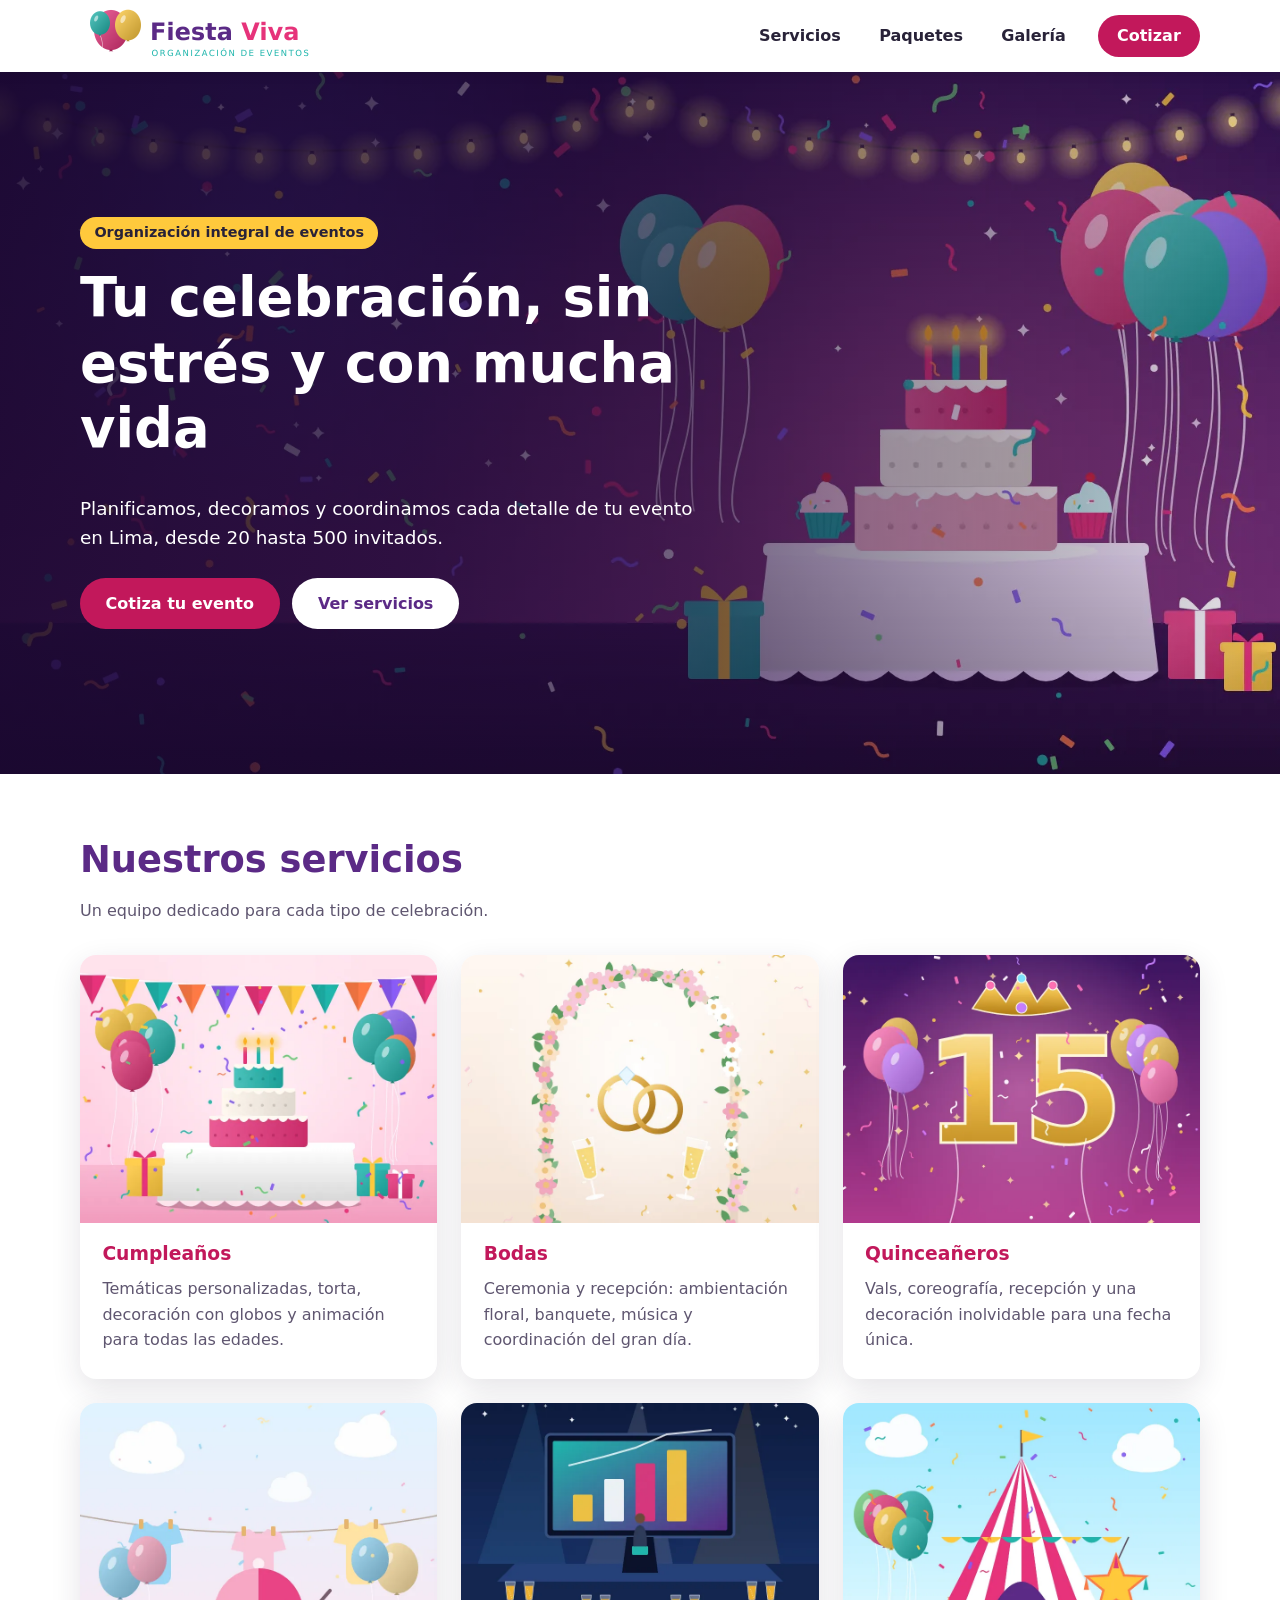
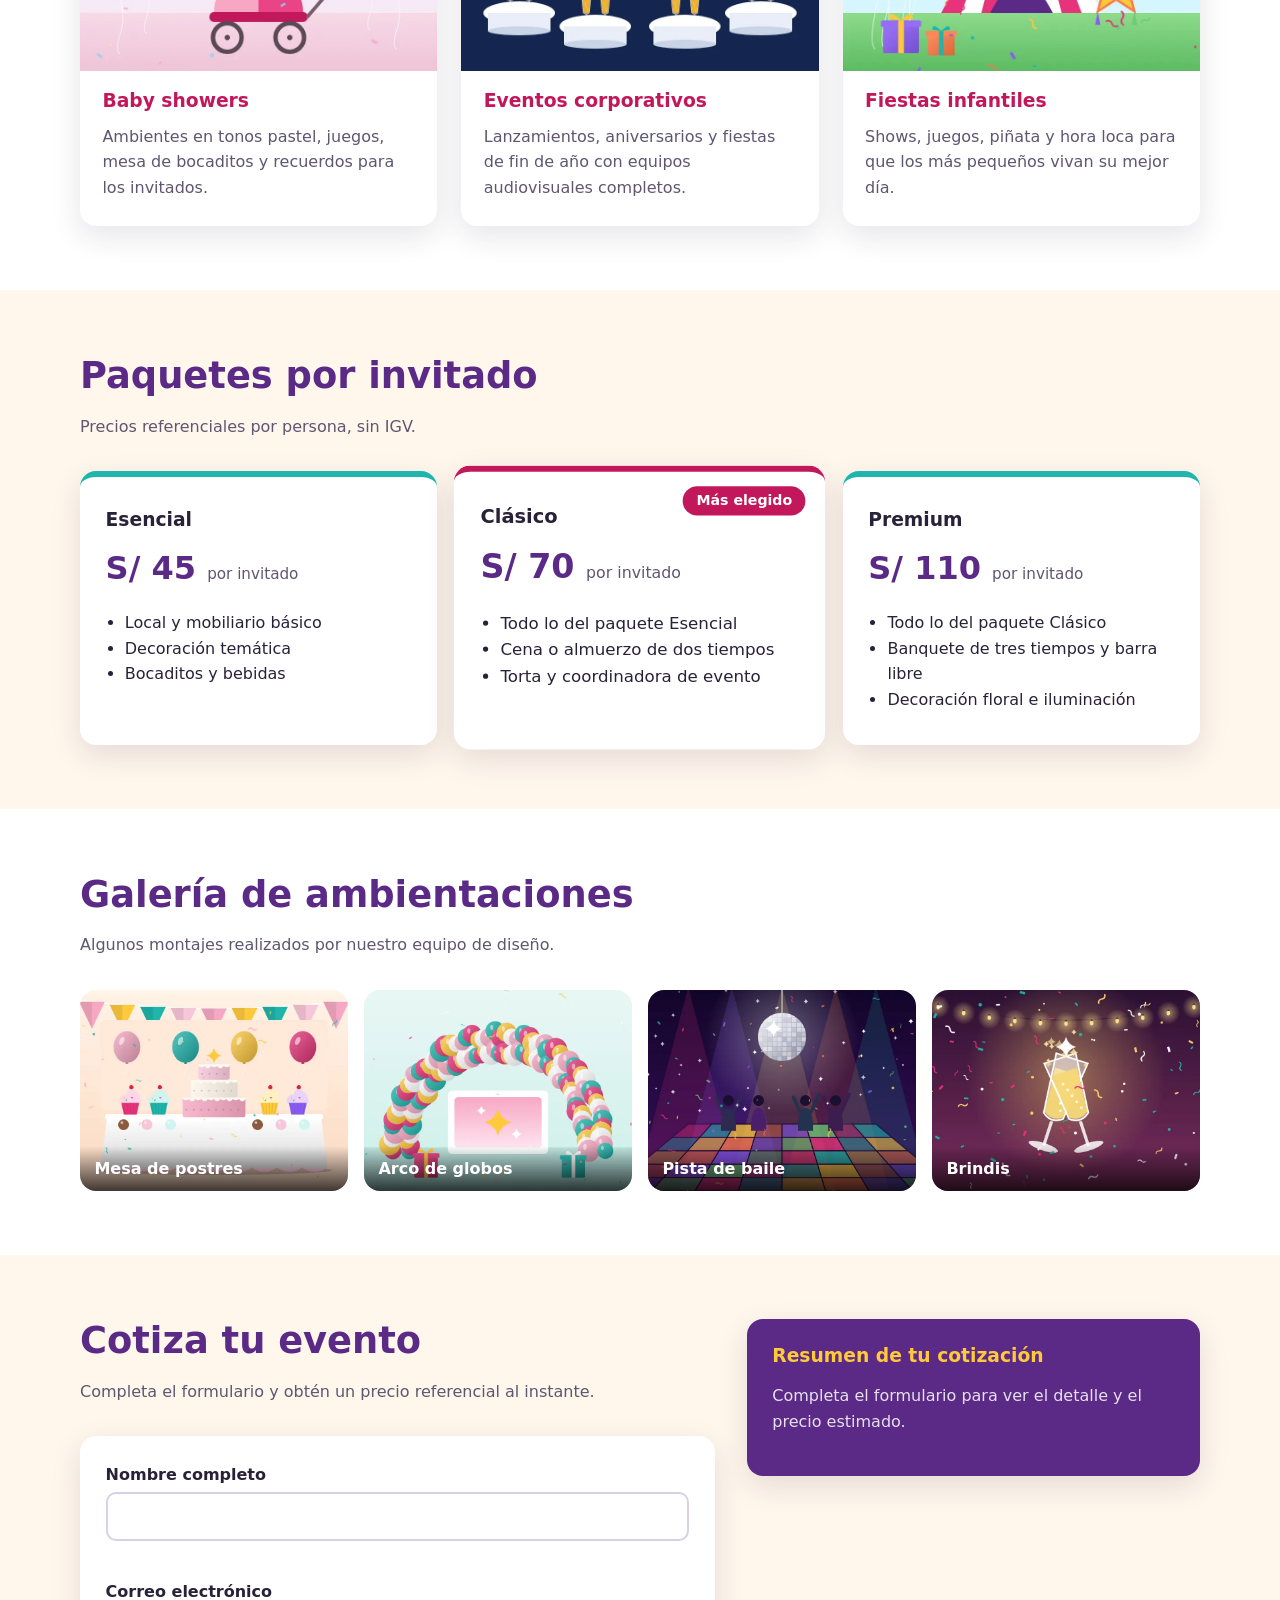
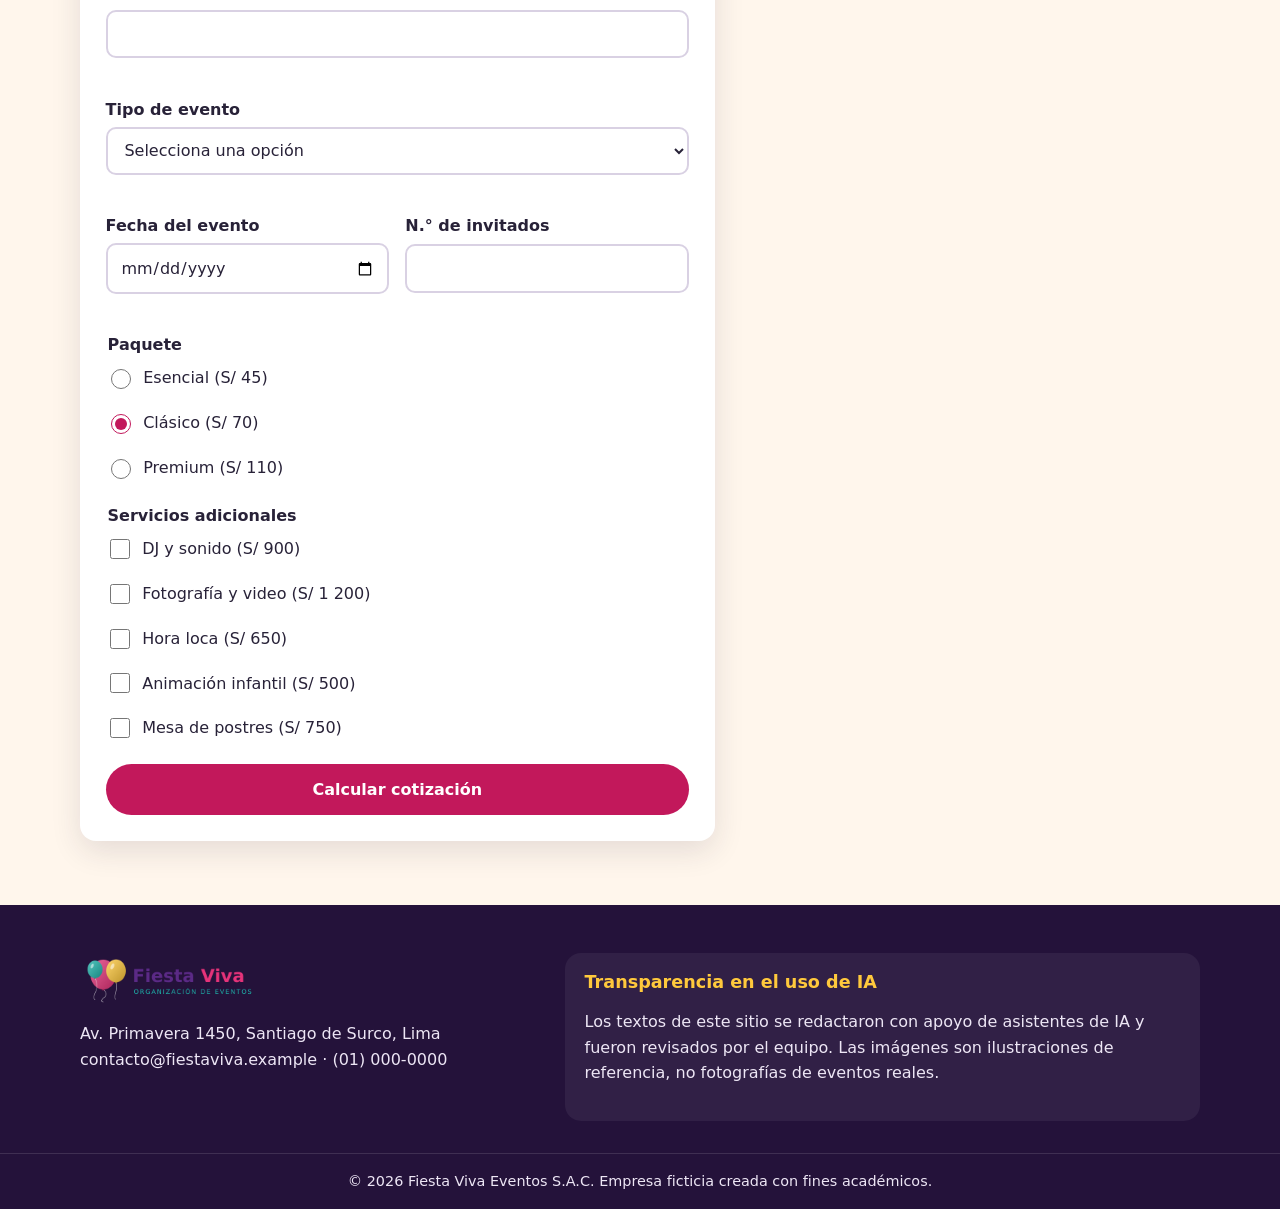
<file: fiesta-viva/index.html>
<!DOCTYPE html>
<html lang="es">
<head>
  <meta charset="UTF-8">
  <meta name="viewport" content="width=device-width, initial-scale=1.0">
  <title>Fiesta Viva | Organización de eventos en Lima</title>
  <meta name="description" content="Organizamos cumpleaños, bodas, quinceañeros, baby showers y eventos corporativos en Lima. Cotiza tu evento en línea en menos de un minuto.">
  <link rel="icon" href="img/favicon.png" type="image/png">
  <link rel="stylesheet" href="css/estilos.css">
</head>
<body>
  <a class="saltar" href="#contenido">Saltar al contenido</a>

  <!-- ===== ENCABEZADO ===== -->
  <header class="encabezado">
    <div class="contenedor encabezado__fila">
      <a href="#inicio" class="logo">
        <img src="img/logo-fiesta-viva.png" alt="Fiesta Viva, organización de eventos" width="240" height="70">
      </a>

      <button class="menu-boton" type="button" aria-expanded="false" aria-controls="menu-principal">
        <span class="menu-boton__barra" aria-hidden="true"></span>
        <span class="visualmente-oculto">Abrir menú</span>
      </button>

      <nav aria-label="Navegación principal">
        <ul id="menu-principal" class="menu">
          <li><a href="#servicios">Servicios</a></li>
          <li><a href="#paquetes">Paquetes</a></li>
          <li><a href="#galeria">Galería</a></li>
          <li><a href="#cotizador" class="boton boton--pequeno">Cotizar</a></li>
        </ul>
      </nav>
    </div>
  </header>

  <main id="contenido">
    <!-- ===== HERO ===== -->
    <section id="inicio" class="hero">
      <picture>
        <source type="image/webp"
                srcset="img/hero-fiesta-800.webp 800w, img/hero-fiesta.webp 1600w"
                sizes="100vw">
        <img class="hero__imagen" src="img/hero-fiesta.jpg"
             srcset="img/hero-fiesta-800.jpg 800w, img/hero-fiesta.jpg 1600w"
             sizes="100vw" width="1600" height="900" alt="" fetchpriority="high">
      </picture>

      <div class="contenedor hero__contenido">
        <p class="hero__etiqueta">Organización integral de eventos</p>
        <h1>Tu celebración, sin estrés y con mucha vida</h1>
        <p class="hero__texto">Planificamos, decoramos y coordinamos cada detalle de tu evento en Lima, desde 20 hasta 500 invitados.</p>
        <div class="hero__acciones">
          <a href="#cotizador" class="boton">Cotiza tu evento</a>
          <a href="#servicios" class="boton boton--claro">Ver servicios</a>
        </div>
      </div>
    </section>

    <!-- ===== SERVICIOS ===== -->
    <section id="servicios" class="seccion">
      <div class="contenedor">
        <h2>Nuestros servicios</h2>
        <p class="seccion__intro">Un equipo dedicado para cada tipo de celebración.</p>

        <div class="tarjetas">
          <article class="tarjeta">
            <picture>
              <source type="image/webp" srcset="img/servicio-cumpleanos.webp">
              <img src="img/servicio-cumpleanos.jpg" width="800" height="600" loading="lazy" alt="Torta de tres pisos con velas, globos y regalos sobre una mesa decorada">
            </picture>
            <div class="tarjeta__cuerpo">
              <h3>Cumpleaños</h3>
              <p>Temáticas personalizadas, torta, decoración con globos y animación para todas las edades.</p>
            </div>
          </article>

          <article class="tarjeta">
            <picture>
              <source type="image/webp" srcset="img/servicio-bodas.webp">
              <img src="img/servicio-bodas.jpg" width="800" height="600" loading="lazy" alt="Arco de flores con dos anillos dorados y copas de brindis">
            </picture>
            <div class="tarjeta__cuerpo">
              <h3>Bodas</h3>
              <p>Ceremonia y recepción: ambientación floral, banquete, música y coordinación del gran día.</p>
            </div>
          </article>

          <article class="tarjeta">
            <picture>
              <source type="image/webp" srcset="img/servicio-quinceanero.webp">
              <img src="img/servicio-quinceanero.jpg" width="800" height="600" loading="lazy" alt="Número 15 dorado con una tiara y globos de colores">
            </picture>
            <div class="tarjeta__cuerpo">
              <h3>Quinceañeros</h3>
              <p>Vals, coreografía, recepción y una decoración inolvidable para una fecha única.</p>
            </div>
          </article>

          <article class="tarjeta">
            <picture>
              <source type="image/webp" srcset="img/servicio-baby-shower.webp">
              <img src="img/servicio-baby-shower.jpg" width="800" height="600" loading="lazy" alt="Ropita de bebé colgada en un tendedero, globos pastel y un coche de bebé">
            </picture>
            <div class="tarjeta__cuerpo">
              <h3>Baby showers</h3>
              <p>Ambientes en tonos pastel, juegos, mesa de bocaditos y recuerdos para los invitados.</p>
            </div>
          </article>

          <article class="tarjeta">
            <picture>
              <source type="image/webp" srcset="img/servicio-corporativo.webp">
              <img src="img/servicio-corporativo.jpg" width="800" height="600" loading="lazy" alt="Escenario con pantalla, podio y mesas redondas para un evento empresarial">
            </picture>
            <div class="tarjeta__cuerpo">
              <h3>Eventos corporativos</h3>
              <p>Lanzamientos, aniversarios y fiestas de fin de año con equipos audiovisuales completos.</p>
            </div>
          </article>

          <article class="tarjeta">
            <picture>
              <source type="image/webp" srcset="img/servicio-infantil.webp">
              <img src="img/servicio-infantil.jpg" width="800" height="600" loading="lazy" alt="Carpa de circo con piñata de estrella, globos y regalos sobre el césped">
            </picture>
            <div class="tarjeta__cuerpo">
              <h3>Fiestas infantiles</h3>
              <p>Shows, juegos, piñata y hora loca para que los más pequeños vivan su mejor día.</p>
            </div>
          </article>
        </div>
      </div>
    </section>

    <!-- ===== PAQUETES ===== -->
    <section id="paquetes" class="seccion seccion--suave">
      <div class="contenedor">
        <h2>Paquetes por invitado</h2>
        <p class="seccion__intro">Precios referenciales por persona, sin IGV.</p>

        <div class="paquetes">
          <article class="paquete">
            <h3>Esencial</h3>
            <p class="paquete__precio">S/ 45 <span>por invitado</span></p>
            <ul>
              <li>Local y mobiliario básico</li>
              <li>Decoración temática</li>
              <li>Bocaditos y bebidas</li>
            </ul>
          </article>

          <article class="paquete paquete--destacado">
            <p class="paquete__cinta">Más elegido</p>
            <h3>Clásico</h3>
            <p class="paquete__precio">S/ 70 <span>por invitado</span></p>
            <ul>
              <li>Todo lo del paquete Esencial</li>
              <li>Cena o almuerzo de dos tiempos</li>
              <li>Torta y coordinadora de evento</li>
            </ul>
          </article>

          <article class="paquete">
            <h3>Premium</h3>
            <p class="paquete__precio">S/ 110 <span>por invitado</span></p>
            <ul>
              <li>Todo lo del paquete Clásico</li>
              <li>Banquete de tres tiempos y barra libre</li>
              <li>Decoración floral e iluminación</li>
            </ul>
          </article>
        </div>
      </div>
    </section>

    <!-- ===== GALERÍA ===== -->
    <section id="galeria" class="seccion">
      <div class="contenedor">
        <h2>Galería de ambientaciones</h2>
        <p class="seccion__intro">Algunos montajes realizados por nuestro equipo de diseño.</p>

        <div class="galeria">
          <figure>
            <picture>
              <source type="image/webp" srcset="img/galeria-mesa-postres.webp">
              <img src="img/galeria-mesa-postres.jpg" width="800" height="600" loading="lazy" alt="Mesa de postres con torta, cupcakes y dulces bajo una guirnalda de banderines">
            </picture>
            <figcaption>Mesa de postres</figcaption>
          </figure>

          <figure>
            <picture>
              <source type="image/webp" srcset="img/galeria-arco-globos.webp">
              <img src="img/galeria-arco-globos.jpg" width="800" height="600" loading="lazy" alt="Arco de globos de colores sobre un panel para fotos">
            </picture>
            <figcaption>Arco de globos</figcaption>
          </figure>

          <figure>
            <picture>
              <source type="image/webp" srcset="img/galeria-pista-baile.webp">
              <img src="img/galeria-pista-baile.jpg" width="800" height="600" loading="lazy" alt="Pista de baile iluminada con bola de espejos y luces de colores">
            </picture>
            <figcaption>Pista de baile</figcaption>
          </figure>

          <figure>
            <picture>
              <source type="image/webp" srcset="img/galeria-brindis.webp">
              <img src="img/galeria-brindis.jpg" width="800" height="600" loading="lazy" alt="Dos copas brindando entre confeti y luces cálidas">
            </picture>
            <figcaption>Brindis</figcaption>
          </figure>
        </div>
      </div>
    </section>

    <!-- ===== COTIZADOR ===== -->
    <section id="cotizador" class="seccion seccion--suave">
      <div class="contenedor cotizador">
        <div>
          <h2>Cotiza tu evento</h2>
          <p class="seccion__intro">Completa el formulario y obtén un precio referencial al instante.</p>

          <form id="form-cotizacion" class="formulario" novalidate>
            <div class="campo">
              <label for="nombre">Nombre completo</label>
              <input type="text" id="nombre" name="nombre" autocomplete="name" aria-describedby="error-nombre">
              <p class="campo__error" id="error-nombre" aria-live="polite"></p>
            </div>

            <div class="campo">
              <label for="correo">Correo electrónico</label>
              <input type="email" id="correo" name="correo" autocomplete="email" aria-describedby="error-correo">
              <p class="campo__error" id="error-correo" aria-live="polite"></p>
            </div>

            <div class="campo">
              <label for="tipo">Tipo de evento</label>
              <select id="tipo" name="tipo" aria-describedby="error-tipo">
                <option value="">Selecciona una opción</option>
                <option value="cumpleanos">Cumpleaños</option>
                <option value="boda">Boda</option>
                <option value="quinceanero">Quinceañero</option>
                <option value="babyshower">Baby shower</option>
                <option value="corporativo">Evento corporativo</option>
                <option value="infantil">Fiesta infantil</option>
              </select>
              <p class="campo__error" id="error-tipo" aria-live="polite"></p>
            </div>

            <div class="campo-doble">
              <div class="campo">
                <label for="fecha">Fecha del evento</label>
                <input type="date" id="fecha" name="fecha" aria-describedby="error-fecha">
                <p class="campo__error" id="error-fecha" aria-live="polite"></p>
              </div>

              <div class="campo">
                <label for="invitados">N.° de invitados</label>
                <input type="number" id="invitados" name="invitados" min="20" max="500" step="1" inputmode="numeric" aria-describedby="error-invitados">
                <p class="campo__error" id="error-invitados" aria-live="polite"></p>
              </div>
            </div>

            <fieldset class="campo">
              <legend>Paquete</legend>
              <label class="opcion"><input type="radio" name="paquete" value="esencial"> Esencial (S/ 45)</label>
              <label class="opcion"><input type="radio" name="paquete" value="clasico" checked> Clásico (S/ 70)</label>
              <label class="opcion"><input type="radio" name="paquete" value="premium"> Premium (S/ 110)</label>
            </fieldset>

            <fieldset class="campo">
              <legend>Servicios adicionales</legend>
              <label class="opcion"><input type="checkbox" name="extras" value="dj"> DJ y sonido (S/ 900)</label>
              <label class="opcion"><input type="checkbox" name="extras" value="foto"> Fotografía y video (S/ 1 200)</label>
              <label class="opcion"><input type="checkbox" name="extras" value="horaLoca"> Hora loca (S/ 650)</label>
              <label class="opcion"><input type="checkbox" name="extras" value="animacion"> Animación infantil (S/ 500)</label>
              <label class="opcion"><input type="checkbox" name="extras" value="postres"> Mesa de postres (S/ 750)</label>
            </fieldset>

            <button type="submit" class="boton boton--ancho">Calcular cotización</button>
          </form>
        </div>

        <aside class="resumen" aria-live="polite">
          <h3>Resumen de tu cotización</h3>
          <div id="resultado">
            <p class="resumen__vacio">Completa el formulario para ver el detalle y el precio estimado.</p>
          </div>
        </aside>
      </div>
    </section>
  </main>

  <!-- ===== PIE DE PÁGINA ===== -->
  <footer class="pie">
    <div class="contenedor pie__fila">
      <div>
        <img src="img/logo-fiesta-viva.png" alt="Fiesta Viva" width="180" height="53" loading="lazy">
        <p>Av. Primavera 1450, Santiago de Surco, Lima<br>contacto@fiestaviva.example · (01) 000-0000</p>
      </div>
      <div class="pie__ia">
        <h2>Transparencia en el uso de IA</h2>
        <p>Los textos de este sitio se redactaron con apoyo de asistentes de IA y fueron revisados por el equipo. Las imágenes son ilustraciones de referencia, no fotografías de eventos reales.</p>
      </div>
    </div>
    <p class="pie__legal">© <span id="anio">2026</span> Fiesta Viva Eventos S.A.C. Empresa ficticia creada con fines académicos.</p>
  </footer>

  <script src="js/cotizador.js"></script>
  <script src="js/app.js"></script>
</body>
</html>
</file>
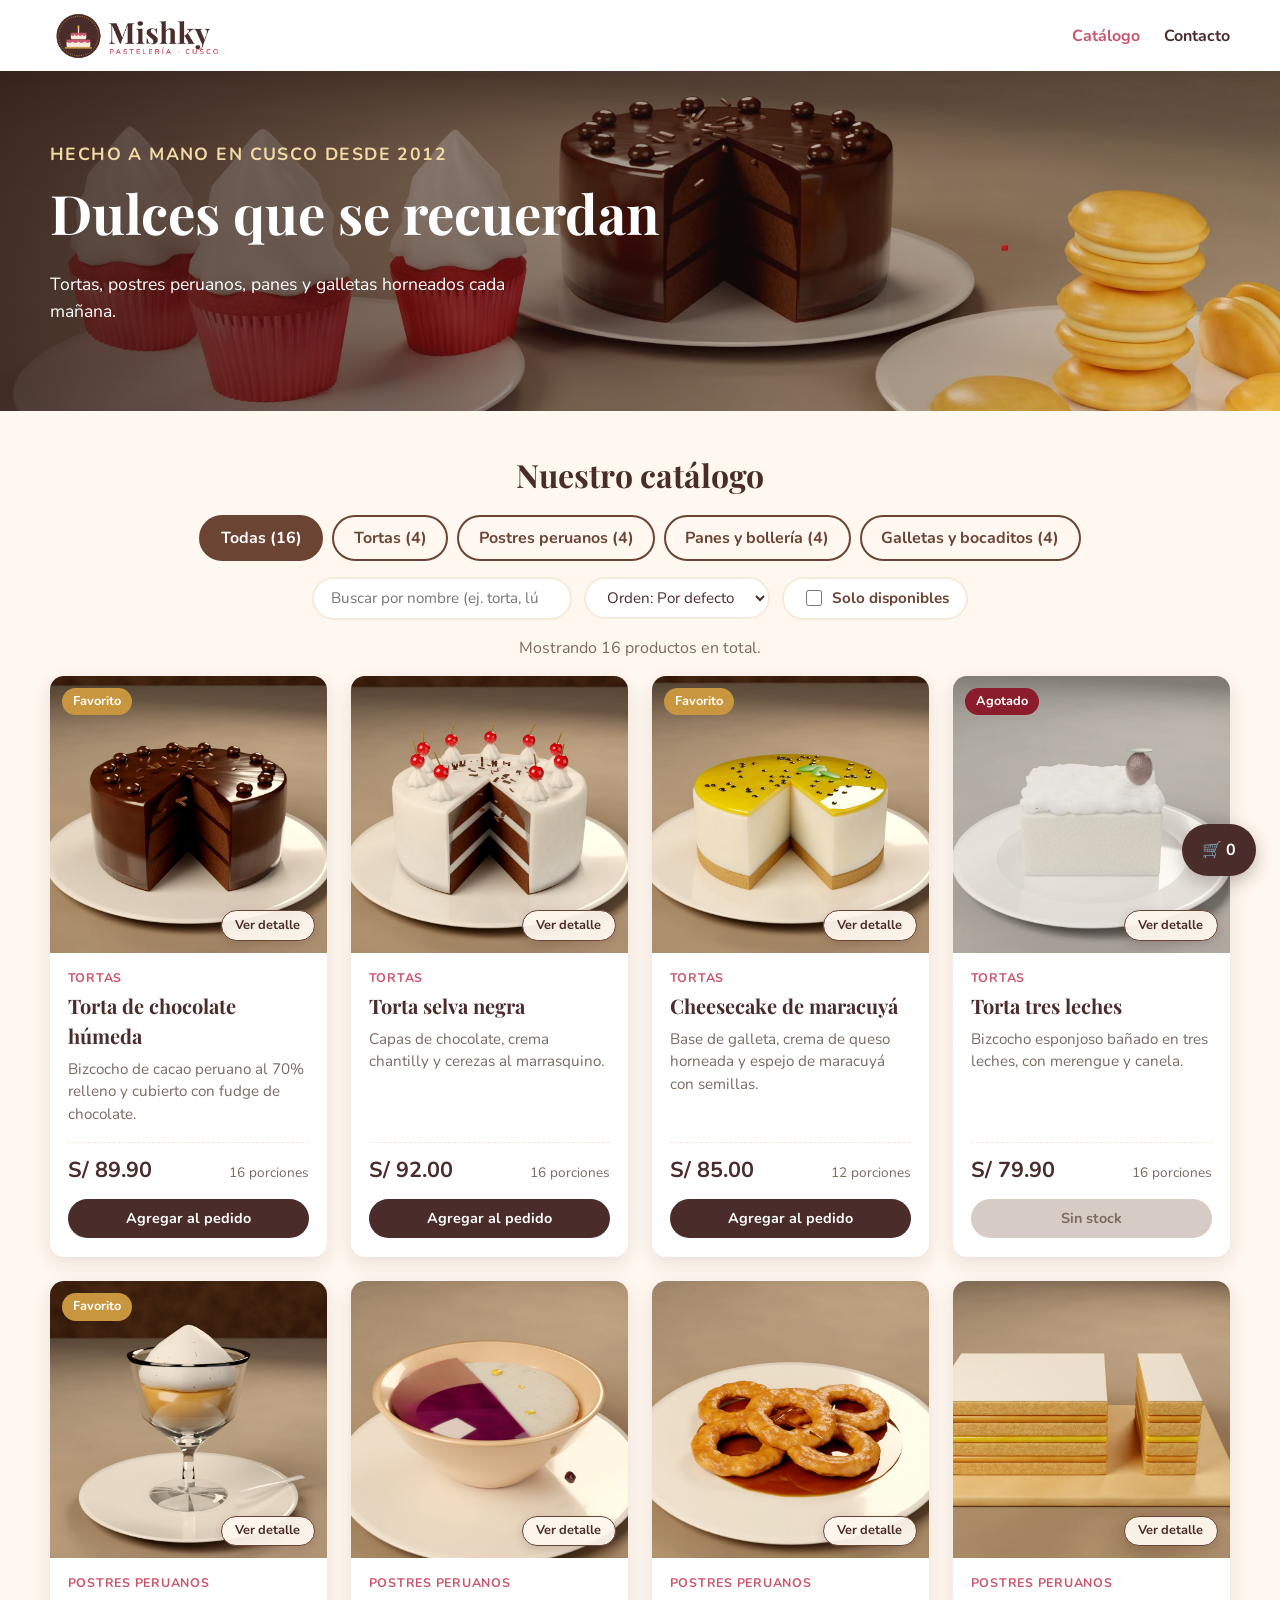
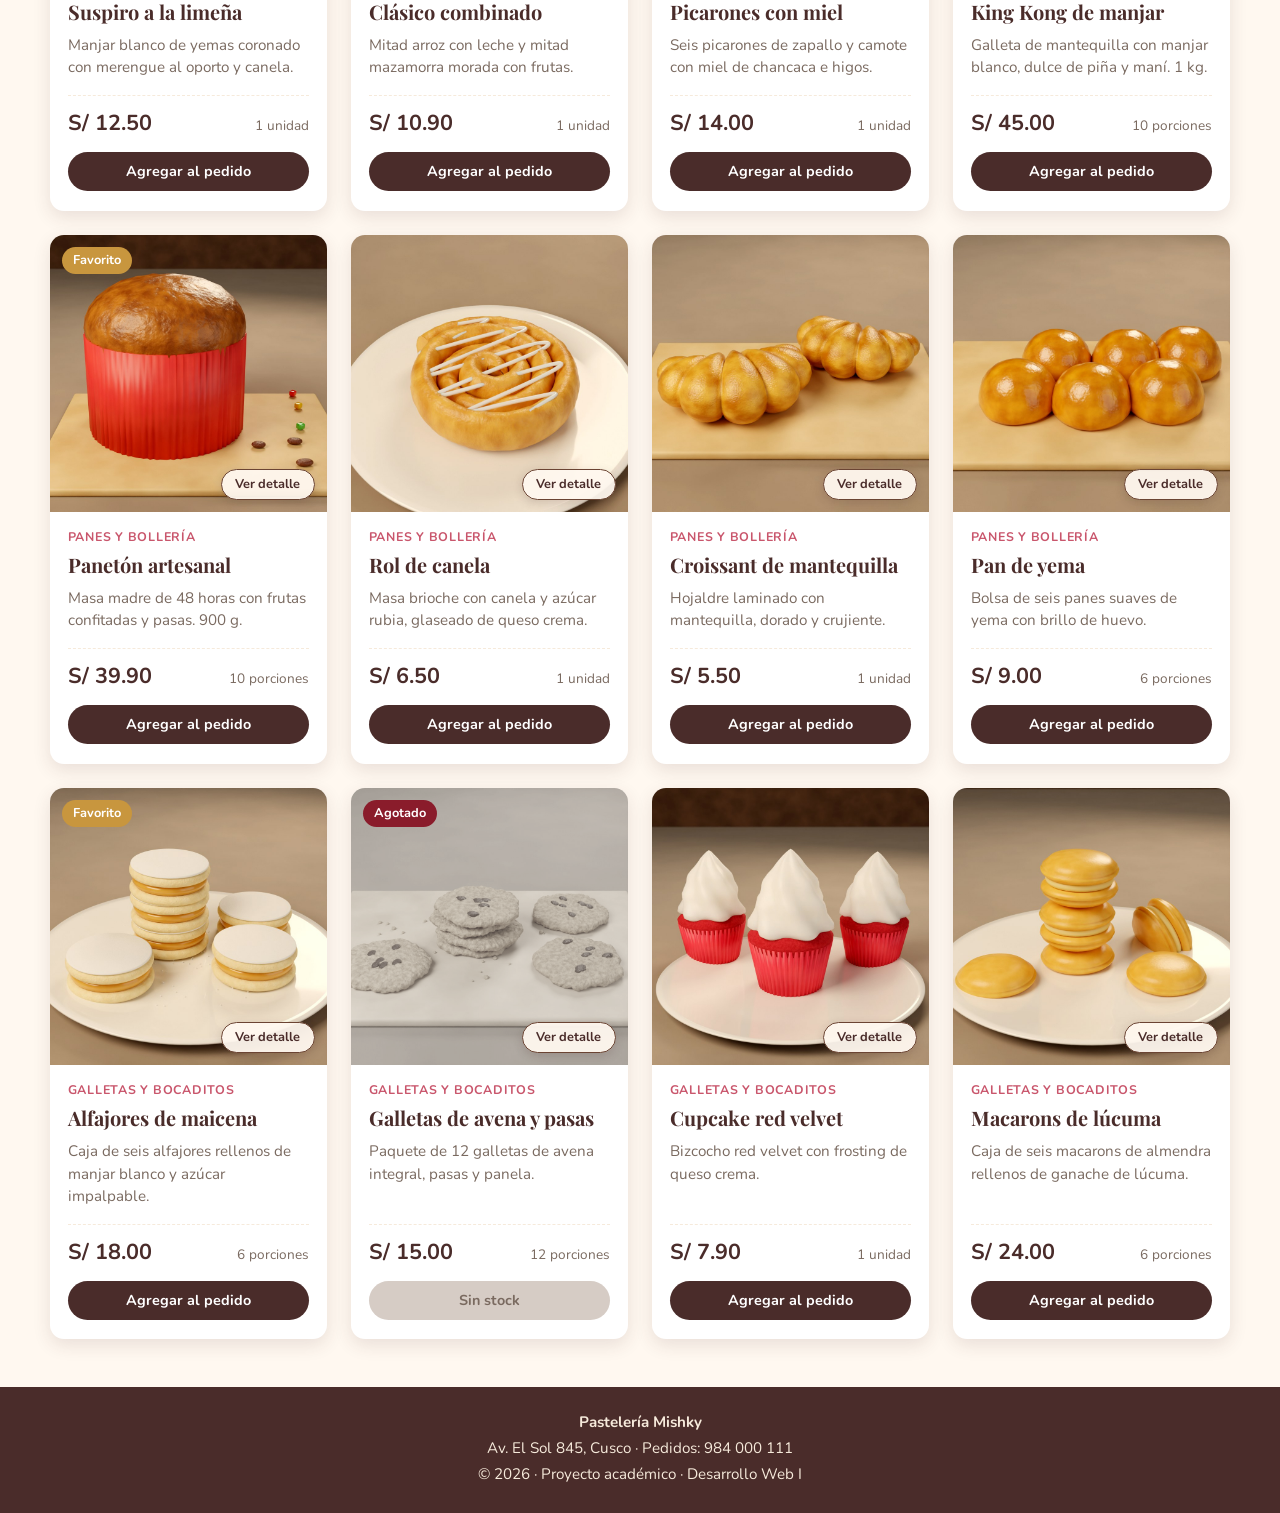
<file: pasteleria-mishky/catalogo.html>
<!doctype html>
<html lang="es">
  <head>
    <meta charset="UTF-8" />
    <meta name="viewport" content="width=device-width, initial-scale=1.0" />
    <title>Catálogo — Pastelería Mishky</title>
    <meta
      name="description"
      content="Tortas, postres peruanos, panes y galletas artesanales de Pastelería Mishky."
    />
    <link rel="icon" href="img/favicon.png" type="image/png" />
    <link rel="preconnect" href="https://fonts.googleapis.com" />
    <link rel="preconnect" href="https://fonts.gstatic.com" crossorigin />
    <link
      href="https://fonts.googleapis.com/css2?family=Playfair+Display:wght@700&family=Nunito:wght@400;700&display=swap"
      rel="stylesheet"
    />
    <link rel="stylesheet" href="css/estilos.css" />
  </head>
  <body>
    <header class="cabecera">
      <div class="contenedor cabecera__fila">
        <a href="catalogo.html" class="marca">
          <img
            src="img/logo.png"
            alt="Pastelería Mishky"
            width="176"
            height="52"
          />
        </a>
        <nav aria-label="Principal">
          <ul class="menu">
            <li><a href="#catalogo" aria-current="page">Catálogo</a></li>
            <li><a href="#contacto">Contacto</a></li>
          </ul>
        </nav>
      </div>
    </header>

    <section class="hero">
      <div class="contenedor hero__texto">
        <p class="hero__antetitulo">Hecho a mano en Cusco desde 2012</p>
        <h1>Dulces que se recuerdan</h1>
        <p>Tortas, postres peruanos, panes y galletas horneados cada mañana.</p>
      </div>
    </section>

    <main id="catalogo" class="contenedor">
      <h2 class="titulo-seccion">Nuestro catálogo</h2>

      <!-- Los botones de categoría se generan desde productos.json -->
      <div
        id="filtros"
        class="filtros"
        role="group"
        aria-label="Filtrar por categoría"
      ></div>

      <!-- Retos adicionales: Buscador, Ordenar por precio y Solo disponibles -->
      <div class="controles" aria-label="Búsqueda y ordenamiento">
        <input
          type="search"
          id="buscador"
          class="control-input"
          placeholder="Buscar por nombre (ej. torta, lúcuma...)"
          aria-label="Buscar producto por nombre"
        />

        <select id="orden" class="control-select" aria-label="Ordenar por precio">
          <option value="defecto">Orden: Por defecto</option>
          <option value="asc">Menor precio</option>
          <option value="desc">Mayor precio</option>
        </select>

        <label class="control-check">
          <input type="checkbox" id="solo-disponibles" />
          <span>Solo disponibles</span>
        </label>
      </div>

      <p id="estado" class="estado" role="status" aria-live="polite"></p>

      <!-- Contenedor vacío: el catálogo se renderiza con JavaScript -->
      <ul id="grilla" class="grilla" aria-busy="true"></ul>
    </main>

    <footer id="contacto" class="pie">
      <div class="contenedor">
        <strong>Pastelería Mishky</strong>
        <p>Av. El Sol 845, Cusco · Pedidos: 984 000 111</p>
        <p>&copy; 2026 · Proyecto académico · Desarrollo Web I</p>
      </div>
    </footer>

    <!-- Plantilla de una tarjeta de producto -->
    <template id="tpl-producto">
      <li class="tarjeta">
        <figure class="tarjeta__foto">
          <img width="600" height="600" loading="lazy" alt="" />
          <span class="etiqueta" hidden></span>
          <button type="button" class="btn-info">Ver detalle</button>
        </figure>
        <div class="tarjeta__cuerpo">
          <p class="tarjeta__categoria"></p>
          <h3 class="tarjeta__nombre"></h3>
          <p class="tarjeta__descripcion"></p>
          <div class="tarjeta__pie">
            <span class="tarjeta__precio"></span>
            <span class="tarjeta__porciones"></span>
          </div>
        </div>
      </li>
    </template>

    <!-- Ventana modal con la descripción detallada de cada producto -->
    <dialog id="modal-detalle" class="modal" aria-labelledby="modal-titulo">
      <article class="modal__contenido">
        <button
          type="button"
          class="modal__cerrar"
          aria-label="Cerrar detalle del producto"
        >
          &times;
        </button>
        <figure class="modal__foto">
          <img id="modal-img" src="img/sin-imagen.jpg" alt="" />
          <span id="modal-etiqueta" class="etiqueta" hidden></span>
        </figure>
        <div class="modal__cuerpo">
          <p id="modal-categoria" class="tarjeta__categoria"></p>
          <h3 id="modal-titulo" class="modal__titulo"></h3>
          <p id="modal-descripcion" class="modal__descripcion"></p>
          <ul class="modal__datos">
            <li>
              <strong>Presentación:</strong> <span id="modal-porciones"></span>
            </li>
            <li>
              <strong>Disponibilidad:</strong> <span id="modal-stock"></span>
            </li>
          </ul>
          <div class="modal__pie">
            <span id="modal-precio" class="tarjeta__precio"></span>
            <span class="modal__pedido">Pedidos: 984 000 111</span>
          </div>
        </div>
      </article>
    </dialog>

    <!-- Botón flotante del carrito -->
    <button id="mishky-cart-toggle" class="mishky-cart-fab" aria-label="Abrir carrito">
      🛒 <span id="mishky-cart-count">0</span>
    </button>

    <!-- Panel lateral del carrito con cupón -->
    <div id="mishky-cart-overlay" class="mishky-overlay">
      <aside class="mishky-drawer">
        <div class="mishky-drawer-header">
          <h3>Tu pedido</h3>
          <button id="mishky-cart-close" class="mishky-close-btn">&times;</button>
        </div>
        <div id="mishky-cart-items" class="mishky-drawer-body"></div>
        <div class="mishky-drawer-footer">
          <div class="mishky-coupon-box">
            <input
              type="text"
              id="mishky-coupon-input"
              class="mishky-input"
              style="margin-bottom:0;"
              placeholder="Cupón (ej. MISHKY10)"
            />
            <button type="button" id="mishky-coupon-apply" class="mishky-btn-small">
              Aplicar
            </button>
          </div>
          <div id="mishky-coupon-msg" style="font-size:12px;margin:4px 0 8px;"></div>

          <div class="mishky-total-row" style="font-size:14px;color:var(--gris);">
            <span>Subtotal:</span>
            <span id="mishky-cart-subtotal">S/ 0.00</span>
          </div>
          <div
            id="mishky-discount-row"
            class="mishky-total-row"
            style="font-size:14px;color:#2e7d32;display:none;"
          >
            <span>Descuento aplicado:</span>
            <span id="mishky-cart-discount">- S/ 0.00</span>
          </div>
          <div class="mishky-total-row" style="margin-top:6px;">
            <span>Total estimado:</span>
            <strong id="mishky-cart-total">S/ 0.00</strong>
          </div>
          <button id="mishky-cart-confirm" class="mishky-btn-primary">
            Confirmar pedido
          </button>
          <button id="mishky-cart-clear" class="mishky-btn-secondary">
            Vaciar carrito
          </button>
        </div>
      </aside>
    </div>

    <!-- Modal de Comprobante de Orden -->
    <div
      id="mishky-receipt-modal"
      class="mishky-overlay"
      style="justify-content:center;align-items:center;"
    >
      <div class="mishky-contact-box" style="max-width:420px;">
        <div class="mishky-drawer-header">
          <h3>Orden registrada</h3>
          <button id="mishky-receipt-close" class="mishky-close-btn">&times;</button>
        </div>
        <div style="text-align:center;margin:12px 0;">
          <span class="mishky-order-badge" id="mishky-order-code">#MSK-0000</span>
          <p style="font-size:13px;color:var(--gris);margin:6px 0 0;">
            Presenta este código al recoger o recibir tu pedido.
          </p>
        </div>

        <label style="font-size:13px;font-weight:700;display:block;margin-bottom:4px;">
          Modalidad de entrega:
        </label>
        <select id="mishky-delivery-mode" class="mishky-input">
          <option value="Recojo en tienda (Av. El Sol 845, Cusco)">
            Recojo en tienda (Av. El Sol 845, Cusco)
          </option>
          <option value="Delivery local en Cusco">Delivery local en Cusco</option>
        </select>

        <div id="mishky-receipt-list" class="mishky-receipt-items"></div>

        <div
          class="mishky-total-row"
          style="border-top:1px dashed var(--crema-2);padding-top:10px;margin-top:8px;"
        >
          <span>Total a pagar:</span>
          <strong id="mishky-receipt-total" style="font-size:1.2rem;">S/ 0.00</strong>
        </div>

        <button
          type="button"
          id="mishky-receipt-done"
          class="mishky-btn-primary"
          style="margin-top:14px;"
        >
          Finalizar pedido
        </button>
      </div>
    </div>

    <!-- Modal de Contacto -->
    <div
      id="mishky-contact-modal"
      class="mishky-overlay"
      style="justify-content:center;align-items:center;"
    >
      <div class="mishky-contact-box">
        <div class="mishky-drawer-header">
          <h3>Contáctanos — Pastelería Mishky</h3>
          <button id="mishky-contact-close" class="mishky-close-btn">&times;</button>
        </div>
        <p style="font-size:14px;color:#6b5e55;margin:10px 0 14px;">
          📍 Av. El Sol 845, Cusco &nbsp;|&nbsp; 🕒 Lun - Sáb: 8:00 a.m. - 8:00 p.m.
        </p>
        <form id="mishky-contact-form" novalidate>
          <input
            type="text"
            id="mishky-c-nombre"
            class="mishky-input"
            placeholder="Tu nombre completo"
            required
          />
          <input
            type="email"
            id="mishky-c-email"
            class="mishky-input"
            placeholder="Correo electrónico"
            required
          />
          <select id="mishky-c-motivo" class="mishky-input">
            <option value="Torta personalizada">Pedido de torta personalizada</option>
            <option value="Eventos">Bocaditos para eventos</option>
            <option value="Consulta">Consulta sobre envíos en Cusco</option>
          </select>
          <textarea
            id="mishky-c-mensaje"
            class="mishky-input"
            rows="3"
            placeholder="Cuéntanos qué deseas pedir..."
            required
          ></textarea>
          <div id="mishky-contact-feedback" style="font-size:13px;margin-bottom:8px;"></div>
          <button type="submit" class="mishky-btn-primary">Enviar mensaje</button>
        </form>
      </div>
    </div>

    <script src="js/catalogo.js" defer></script>
  </body>
</html>
</file>
<file: fiesta-viva/css/estilos.css>
/* ============================================
   Fiesta Viva - estilos.css (mobile-first)
   ============================================ */

/* 1. Variables y base */
:root {
  --morado: #5B2A86;
  --magenta: #C2185B;
  --magenta-claro: #E6337A;
  --turquesa: #1FB5AC;
  --amarillo: #FFC93C;
  --crema: #FFF6EC;
  --texto: #282238;
  --texto-suave: #5F5670;
  --blanco: #ffffff;
  --radio: 16px;
  --sombra: 0 10px 30px rgba(43, 34, 56, 0.12);
  --fuente: "Segoe UI", system-ui, -apple-system, Roboto, Arial, sans-serif;
}

*,
*::before,
*::after {
  box-sizing: border-box;
}

html {
  scroll-behavior: smooth;
}

body {
  margin: 0;
  font-family: var(--fuente);
  color: var(--texto);
  line-height: 1.6;
  background: var(--blanco);
}

img {
  max-width: 100%;
  height: auto;
  display: block;
}

h1, h2, h3 {
  line-height: 1.2;
  margin: 0 0 0.6em;
}

h2 {
  font-size: clamp(1.6rem, 4vw, 2.3rem);
  color: var(--morado);
}

a {
  color: var(--magenta);
}

:focus-visible {
  outline: 3px solid var(--amarillo);
  outline-offset: 3px;
}

.contenedor {
  width: min(1120px, 100% - 2rem);
  margin-inline: auto;
}

.visualmente-oculto {
  position: absolute;
  width: 1px;
  height: 1px;
  overflow: hidden;
  clip: rect(0 0 0 0);
  white-space: nowrap;
}

.saltar {
  position: absolute;
  left: 1rem;
  top: -3rem;
  background: var(--morado);
  color: var(--blanco);
  padding: 0.5rem 1rem;
  border-radius: 8px;
  z-index: 100;
  text-decoration: none;
  font-weight: 700;
}

.saltar:focus {
  top: 1rem;
}

/* 2. Botones */
.boton {
  display: inline-block;
  min-height: 48px;
  padding: 0.8rem 1.6rem;
  border: 0;
  border-radius: 999px;
  background: var(--magenta);
  color: var(--blanco);
  font: inherit;
  font-weight: 700;
  text-decoration: none;
  text-align: center;
  cursor: pointer;
  transition: transform 0.2s, background 0.2s;
}

.boton:hover {
  background: var(--morado);
  transform: translateY(-2px);
}

.boton--claro {
  background: var(--blanco);
  color: var(--morado);
}

.boton--claro:hover {
  background: var(--amarillo);
  color: var(--texto);
}

.boton--pequeno {
  min-height: 40px;
  padding: 0.5rem 1.2rem;
}

.boton--ancho {
  width: 100%;
}

/* 3. Encabezado y menú */
.encabezado {
  position: sticky;
  top: 0;
  z-index: 50;
  background: var(--blanco);
  box-shadow: 0 2px 12px rgba(0, 0, 0, 0.08);
}

.encabezado__fila {
  display: flex;
  align-items: center;
  justify-content: space-between;
  min-height: 72px;
}

.logo {
  margin-right: auto;
}

.logo img {
  width: 180px;
}

.menu-boton {
  width: 48px;
  height: 48px;
  border: 0;
  background: transparent;
  cursor: pointer;
  display: grid;
  place-items: center;
}

.menu-boton__barra,
.menu-boton__barra::before,
.menu-boton__barra::after {
  display: block;
  width: 26px;
  height: 3px;
  border-radius: 3px;
  background: var(--morado);
  position: relative;
  content: "";
}

.menu-boton__barra::before {
  position: absolute;
  top: -8px;
  left: 0;
}

.menu-boton__barra::after {
  position: absolute;
  top: 8px;
  left: 0;
}

.menu {
  display: none;
  position: absolute;
  left: 0;
  right: 0;
  top: 72px;
  margin: 0;
  padding: 1rem;
  list-style: none;
  background: var(--blanco);
  box-shadow: var(--sombra);
}

.menu.abierto {
  display: grid;
  gap: 0.5rem;
}

.menu a:not(.boton) {
  display: block;
  padding: 0.6rem 0.4rem;
  color: var(--texto);
  font-weight: 600;
  text-decoration: none;
}

.menu a:not(.boton):hover {
  color: var(--magenta);
}

/* 4. Hero */
.hero {
  position: relative;
  display: grid;
  min-height: 78vh;
  color: var(--blanco);
  overflow: hidden;
}

.hero picture,
.hero__imagen {
  position: absolute;
  inset: 0;
  width: 100%;
  height: 100%;
  object-fit: cover;
  object-position: 70% center;
}

.hero::after {
  content: "";
  position: absolute;
  inset: 0;
  background: linear-gradient(90deg, rgba(26, 8, 48, 0.88) 0%, rgba(26, 8, 48, 0.6) 55%, rgba(26, 8, 48, 0.1) 100%);
}

.hero__contenido {
  position: relative;
  z-index: 1;
  align-self: center;
  padding-block: 4rem;
  max-width: 640px;
  margin-left: max(1rem, (100% - 1120px) / 2);
}

.hero h1 {
  font-size: clamp(2rem, 6vw, 3.4rem);
}

.hero__etiqueta {
  display: inline-block;
  margin: 0 0 1rem;
  padding: 0.3rem 0.9rem;
  border-radius: 999px;
  background: var(--amarillo);
  color: var(--texto);
  font-weight: 700;
  font-size: 0.9rem;
}

.hero__texto {
  font-size: 1.15rem;
  margin-bottom: 1.6rem;
}

.hero__acciones {
  display: flex;
  flex-wrap: wrap;
  gap: 0.8rem;
}

/* 5. Secciones, tarjetas y paquetes */
.seccion {
  padding-block: 4rem;
}

.seccion--suave {
  background: var(--crema);
}

.seccion__intro {
  color: var(--texto-suave);
  margin-top: -0.4rem;
  margin-bottom: 2rem;
}

.tarjetas {
  display: grid;
  gap: 1.5rem;
}

.tarjeta {
  background: var(--blanco);
  border-radius: var(--radio);
  overflow: hidden;
  box-shadow: var(--sombra);
  transition: transform 0.25s;
}

.tarjeta:hover {
  transform: translateY(-6px);
}

.tarjeta img {
  aspect-ratio: 4 / 3;
  object-fit: cover;
  width: 100%;
}

.tarjeta__cuerpo {
  padding: 1.2rem 1.4rem 1.6rem;
}

.tarjeta h3 {
  color: var(--magenta);
}

.tarjeta p {
  margin: 0;
  color: var(--texto-suave);
}

.paquetes {
  display: grid;
  gap: 1.5rem;
}

.paquete {
  position: relative;
  background: var(--blanco);
  border-radius: var(--radio);
  padding: 2rem 1.6rem;
  box-shadow: var(--sombra);
  border-top: 6px solid var(--turquesa);
}

.paquete--destacado {
  border-top-color: var(--magenta);
}

.paquete__cinta {
  position: absolute;
  top: 14px;
  right: 1.2rem;
  margin: 0;
  padding: 0.2rem 0.8rem;
  border-radius: 999px;
  background: var(--magenta);
  color: var(--blanco);
  font-size: 0.85rem;
  font-weight: 700;
}

.paquete__precio {
  font-size: 2rem;
  font-weight: 800;
  color: var(--morado);
  margin: 0 0 1rem;
}

.paquete__precio span {
  font-size: 0.95rem;
  font-weight: 400;
  color: var(--texto-suave);
}

.paquete ul {
  margin: 0;
  padding-left: 1.2rem;
}

/* 6. Galería */
.galeria {
  display: grid;
  gap: 1rem;
  grid-template-columns: repeat(2, 1fr);
}

.galeria figure {
  margin: 0;
  position: relative;
  border-radius: var(--radio);
  overflow: hidden;
}

.galeria img {
  aspect-ratio: 4 / 3;
  object-fit: cover;
  width: 100%;
  transition: transform 0.4s;
}

.galeria figure:hover img {
  transform: scale(1.05);
}

.galeria figcaption {
  position: absolute;
  left: 0;
  right: 0;
  bottom: 0;
  padding: 0.6rem 0.9rem;
  background: linear-gradient(transparent, rgba(0, 0, 0, 0.75));
  color: var(--blanco);
  font-weight: 600;
}

/* 7. Cotizador */
.cotizador {
  display: grid;
  gap: 2rem;
  align-items: start;
}

.formulario {
  display: grid;
  gap: 1rem;
  background: var(--blanco);
  padding: 1.6rem;
  border-radius: var(--radio);
  box-shadow: var(--sombra);
}

.campo {
  display: grid;
  gap: 0.3rem;
  margin: 0;
  border: 0;
  padding: 0;
}

.campo label,
.campo legend {
  font-weight: 600;
}

.campo input:not([type="radio"]):not([type="checkbox"]),
.campo select {
  min-height: 48px;
  padding: 0.6rem 0.8rem;
  font: inherit;
  color: var(--texto);
  border: 2px solid #D9D1E3;
  border-radius: 10px;
  background: var(--blanco);
}

.campo input:focus,
.campo select:focus {
  border-color: var(--turquesa);
}

.formulario .campo :is(input, select)[aria-invalid="true"] {
  border-color: #B3261E;
  background: #FFF5F5;
}

.campo__error {
  margin: 0;
  min-height: 1.2em;
  color: #B3261E;
  font-size: 0.9rem;
}

.campo-doble {
  display: grid;
  gap: 1rem;
}

.opcion {
  display: flex;
  align-items: center;
  gap: 0.6rem;
  min-height: 40px;
  font-weight: 400 !important;
  cursor: pointer;
}

.opcion input {
  width: 20px;
  height: 20px;
  accent-color: var(--magenta);
}

.resumen {
  background: var(--morado);
  color: var(--blanco);
  border-radius: var(--radio);
  padding: 1.6rem;
  box-shadow: var(--sombra);
}

.resumen h3 {
  color: var(--amarillo);
}

.resumen__vacio {
  opacity: 0.85;
}

.resumen__tabla {
  width: 100%;
  border-collapse: collapse;
  margin-block: 0.8rem;
}

.resumen__tabla td {
  padding: 0.4rem 0;
  border-bottom: 1px solid rgba(255, 255, 255, 0.2);
}

.resumen__tabla td:last-child {
  text-align: right;
  white-space: nowrap;
}

.resumen__total {
  font-size: 1.6rem;
  font-weight: 800;
  color: var(--amarillo);
  margin: 0.6rem 0 0;
}

.resumen__nota {
  font-size: 0.85rem;
  opacity: 0.85;
}

/* 8. Pie de página */
.pie {
  background: #24123A;
  color: #EDE6F5;
  padding-top: 3rem;
}

.pie__fila {
  display: grid;
  gap: 2rem;
}

.pie h2 {
  font-size: 1.1rem;
  color: var(--amarillo);
}

.pie__ia {
  background: rgba(255, 255, 255, 0.06);
  border-radius: var(--radio);
  padding: 1.2rem;
}

.pie__legal {
  text-align: center;
  margin: 2rem 0 0;
  padding: 1rem;
  border-top: 1px solid rgba(255, 255, 255, 0.12);
  font-size: 0.9rem;
}

/* 9. Tablet: 768 px */
@media (min-width: 768px) {
  .tarjetas {
    grid-template-columns: repeat(2, 1fr);
  }

  .campo-doble {
    grid-template-columns: 1fr 1fr;
  }

  .pie__fila {
    grid-template-columns: 1fr 1.4fr;
  }
}

/* 10. Escritorio: 1024 px */
@media (min-width: 1024px) {
  .menu-boton {
    display: none;
  }

  .menu {
    display: flex;
    position: static;
    gap: 1.6rem;
    align-items: center;
    padding: 0;
    box-shadow: none;
    background: transparent;
  }

  .logo img {
    width: 240px;
  }

  .tarjetas {
    grid-template-columns: repeat(3, 1fr);
  }

  .paquetes {
    grid-template-columns: repeat(3, 1fr);
    align-items: stretch;
  }

  .paquete--destacado {
    transform: scale(1.04);
  }

  .galeria {
    grid-template-columns: repeat(4, 1fr);
  }

  .cotizador {
    grid-template-columns: 1.4fr 1fr;
  }

  .resumen {
    position: sticky;
    top: 96px;
  }
}

/* 11. Movimiento reducido */
@media (prefers-reduced-motion: reduce) {
  html {
    scroll-behavior: auto;
  }

  * {
    transition: none !important;
  }
}
</file>
<file: pasteleria-mishky/css/estilos.css>
/* Pastelería Mishky · Estilos del catálogo */
:root {
  --crema: #fff8f0;
  --crema-2: #f6eadb;
  --chocolate: #4a2c2a;
  --cacao: #6b4433;
  --rosa: #c9566c;
  --dorado: #c8963e;
  --gris: #7a6a60;
  --blanco: #ffffff;
  --radio: 14px;
  --sombra: 0 6px 18px rgba(74, 44, 42, 0.12);
}

*,
*::before,
*::after {
  box-sizing: border-box;
}

body {
  margin: 0;
  font-family: "Nunito", system-ui, sans-serif;
  color: var(--chocolate);
  background: var(--crema);
  line-height: 1.5;
}

img {
  max-width: 100%;
  display: block;
}

.contenedor {
  width: min(1180px, 100% - 2rem);
  margin-inline: auto;
}

/* Cabecera */
.cabecera {
  position: sticky;
  top: 0;
  z-index: 10;
  background: var(--blanco);
  box-shadow: 0 2px 10px rgba(74, 44, 42, 0.08);
}

.cabecera__fila {
  display: flex;
  align-items: center;
  justify-content: space-between;
  padding-block: 0.6rem;
}

.marca img {
  height: 52px;
  width: auto;
}

.menu {
  display: flex;
  gap: 1.5rem;
  list-style: none;
  margin: 0;
  padding: 0;
}

.menu a {
  color: var(--chocolate);
  font-weight: 700;
  text-decoration: none;
}

.menu a:hover,
.menu a[aria-current="page"] {
  color: var(--rosa);
}

/* Hero */
.hero {
  min-height: 340px;
  display: flex;
  align-items: center;
  color: var(--blanco);
  background:
    linear-gradient(
      90deg,
      rgba(40, 22, 18, 0.82) 0%,
      rgba(40, 22, 18, 0.35) 60%,
      rgba(40, 22, 18, 0) 100%
    ),
    url("../img/banner.jpg") center / cover no-repeat;
}

.hero__texto {
  max-width: 1180px;
}

.hero__antetitulo {
  color: #f3d9a4;
  font-weight: 700;
  letter-spacing: 0.08em;
  text-transform: uppercase;
  font-size: 0.85rem;
  margin: 0;
}

.hero h1 {
  font-family: "Playfair Display", Georgia, serif;
  font-size: clamp(2rem, 5vw, 3.4rem);
  margin: 0.3rem 0;
}

.hero p {
  max-width: 30rem;
  font-size: 1.1rem;
}

/* Filtros */
.titulo-seccion {
  font-family: "Playfair Display", Georgia, serif;
  font-size: 2rem;
  text-align: center;
  margin: 2.5rem 0 1rem;
}

.filtros {
  display: flex;
  flex-wrap: wrap;
  justify-content: center;
  gap: 0.6rem;
  margin-bottom: 1rem;
}

.filtro {
  font: inherit;
  font-weight: 700;
  cursor: pointer;
  padding: 0.55rem 1.2rem;
  border-radius: 999px;
  border: 2px solid var(--cacao);
  background: transparent;
  color: var(--cacao);
  transition:
    background 0.25s,
    color 0.25s,
    transform 0.25s;
}

.filtro:hover {
  transform: translateY(-2px);
}

.filtro[aria-pressed="true"] {
  background: var(--cacao);
  color: var(--blanco);
}

.filtro:focus-visible {
  outline: 3px solid var(--dorado);
  outline-offset: 2px;
}

/* Retos adicionales: buscador, selector de orden y disponibilidad */
.controles {
  display: flex;
  flex-wrap: wrap;
  justify-content: center;
  align-items: center;
  gap: 0.75rem;
  margin-bottom: 1rem;
}

.control-input,
.control-select {
  font: inherit;
  font-size: 0.95rem;
  color: var(--chocolate);
  background: var(--blanco);
  border: 2px solid var(--crema-2);
  border-radius: 999px;
  padding: 0.5rem 1.1rem;
  outline: none;
  transition: border-color 0.2s;
}

.control-input {
  min-width: 260px;
}

.control-input:focus,
.control-select:focus {
  border-color: var(--cacao);
}

.control-check {
  display: inline-flex;
  align-items: center;
  gap: 0.45rem;
  font-weight: 700;
  font-size: 0.95rem;
  color: var(--cacao);
  background: var(--blanco);
  border: 2px solid var(--crema-2);
  border-radius: 999px;
  padding: 0.5rem 1.1rem;
  cursor: pointer;
  -webkit-user-select: none;
  user-select: none;
}

.control-check input[type="checkbox"] {
  accent-color: var(--cacao);
  width: 1rem;
  height: 1rem;
  cursor: pointer;
}

.estado {
  text-align: center;
  color: var(--gris);
  min-height: 1.5em;
}

.estado--error {
  color: #a3202f;
  font-weight: 700;
}

/* Grilla y tarjetas */
.grilla {
  list-style: none;
  padding: 0;
  margin: 1rem 0 3rem;
  display: grid;
  gap: 1.5rem;
  grid-template-columns: repeat(auto-fill, minmax(250px, 1fr));
}

.tarjeta {
  background: var(--blanco);
  border-radius: var(--radio);
  overflow: hidden;
  box-shadow: var(--sombra);
  display: flex;
  flex-direction: column;
  transition:
    transform 0.25s,
    box-shadow 0.25s;
}

.tarjeta:hover {
  transform: translateY(-4px);
  box-shadow: 0 12px 26px rgba(74, 44, 42, 0.18);
}

.tarjeta__foto {
  position: relative;
  margin: 0;
  aspect-ratio: 1 / 1;
  background: var(--crema-2);
}

.tarjeta__foto img {
  width: 100%;
  height: 100%;
  object-fit: cover;
}

.etiqueta {
  position: absolute;
  top: 12px;
  left: 12px;
  background: var(--dorado);
  color: var(--blanco);
  font-size: 0.8rem;
  font-weight: 700;
  padding: 0.25rem 0.7rem;
  border-radius: 999px;
}

.etiqueta--agotado {
  background: #8a1c2b;
}

.tarjeta--agotado img {
  filter: grayscale(0.85);
  opacity: 0.75;
}

/* Botón sobre la imagen */
.btn-info {
  position: absolute;
  bottom: 12px;
  right: 12px;
  font: inherit;
  font-size: 0.8rem;
  font-weight: 700;
  color: var(--chocolate);
  background: rgba(255, 248, 240, 0.94);
  border: 1.5px solid var(--cacao);
  border-radius: 999px;
  padding: 0.3rem 0.85rem;
  cursor: pointer;
  box-shadow: 0 3px 10px rgba(74, 44, 42, 0.18);
  transition:
    background 0.2s,
    color 0.2s,
    transform 0.2s;
}

.btn-info:hover {
  background: var(--chocolate);
  color: var(--blanco);
  transform: translateY(-2px);
}

.btn-info:focus-visible {
  outline: 3px solid var(--dorado);
  outline-offset: 2px;
}

.tarjeta__cuerpo {
  padding: 1rem 1.1rem 1.2rem;
  display: flex;
  flex-direction: column;
  flex: 1;
}

.tarjeta__categoria {
  margin: 0;
  color: var(--rosa);
  font-size: 0.78rem;
  font-weight: 700;
  text-transform: uppercase;
  letter-spacing: 0.06em;
}

.tarjeta__nombre {
  font-family: "Playfair Display", Georgia, serif;
  font-size: 1.25rem;
  margin: 0.25rem 0 0.4rem;
}

.tarjeta__descripcion {
  margin: 0 0 1rem;
  color: var(--gris);
  font-size: 0.95rem;
  flex: 1;
}

.tarjeta__pie {
  display: flex;
  justify-content: space-between;
  align-items: baseline;
  border-top: 1px dashed var(--crema-2);
  padding-top: 0.7rem;
}

.tarjeta__precio {
  font-size: 1.35rem;
  font-weight: 700;
  color: var(--chocolate);
}

.tarjeta__porciones {
  font-size: 0.85rem;
  color: var(--gris);
}

/* Ventana modal de detalle */
.modal {
  border: none;
  border-radius: var(--radio);
  padding: 0;
  max-width: 680px;
  width: calc(100% - 2rem);
  background: var(--blanco);
  color: var(--chocolate);
  box-shadow: 0 18px 45px rgba(40, 22, 18, 0.35);
}

.modal::backdrop {
  background: rgba(40, 22, 18, 0.65);
  -webkit-backdrop-filter: blur(2px);
  backdrop-filter: blur(2px);
}

.modal__contenido {
  position: relative;
  display: grid;
  grid-template-columns: 1fr 1.15fr;
}

.modal__cerrar {
  position: absolute;
  top: 10px;
  right: 12px;
  z-index: 2;
  width: 34px;
  height: 34px;
  border: none;
  border-radius: 50%;
  background: var(--crema);
  color: var(--chocolate);
  font-size: 1.4rem;
  line-height: 1;
  cursor: pointer;
}

.modal__cerrar:hover {
  background: var(--chocolate);
  color: var(--blanco);
}

.modal__foto {
  position: relative;
  margin: 0;
  background: var(--crema-2);
}

.modal__foto img {
  width: 100%;
  height: 100%;
  object-fit: cover;
}

.modal__cuerpo {
  padding: 1.5rem 1.4rem;
  display: flex;
  flex-direction: column;
}

.modal__titulo {
  font-family: "Playfair Display", Georgia, serif;
  font-size: 1.5rem;
  margin: 0.3rem 0 0.75rem;
}

.modal__descripcion {
  margin: 0 0 1rem;
  color: var(--gris);
  font-size: 0.98rem;
  flex: 1;
}

.modal__datos {
  list-style: none;
  padding: 0.75rem 0;
  margin: 0 0 1rem;
  border-top: 1px dashed var(--crema-2);
  border-bottom: 1px dashed var(--crema-2);
  font-size: 0.9rem;
  display: grid;
  gap: 0.35rem;
}

.modal__pie {
  display: flex;
  justify-content: space-between;
  align-items: center;
  gap: 0.5rem;
}

.modal__pedido {
  font-size: 0.82rem;
  font-weight: 700;
  color: var(--cacao);
  background: var(--crema);
  padding: 0.35rem 0.75rem;
  border-radius: 999px;
}

/* Pie */
.pie {
  background: var(--chocolate);
  color: var(--crema-2);
  text-align: center;
  padding: 1.5rem 0;
  font-size: 0.95rem;
}

.pie p {
  margin: 0.2rem 0;
}

@media (max-width: 600px) {
  .menu {
    gap: 1rem;
  }

  .hero {
    min-height: 260px;
  }

  .titulo-seccion {
    font-size: 1.6rem;
  }

  .modal__contenido {
    grid-template-columns: 1fr;
  }
}

/* === CARRITO DE PEDIDOS MISHKY === */
.mishky-add-btn {
  font: inherit;
  width: 100%;
  margin-top: 12px;
  padding: 9px 14px;
  border: none;
  border-radius: 20px;
  background-color: var(--chocolate);
  color: var(--blanco);
  font-weight: 700;
  font-size: 0.9rem;
  cursor: pointer;
  transition: background 0.2s, transform 0.15s;
}

.mishky-add-btn:hover:not(:disabled) {
  background-color: var(--cacao);
  transform: translateY(-1px);
}

.mishky-add-btn:disabled {
  background-color: #d6ccc5;
  color: #7a6a60;
  cursor: not-allowed;
}

.mishky-cart-fab {
  font: inherit;
  position: fixed;
  bottom: 24px;
  right: 24px;
  background-color: var(--chocolate);
  color: var(--blanco);
  border: none;
  border-radius: 50px;
  padding: 14px 20px;
  font-size: 16px;
  font-weight: 700;
  box-shadow: 0 6px 18px rgba(40, 22, 18, 0.28);
  cursor: pointer;
  z-index: 900;
  transition: background 0.2s, transform 0.2s;
}

.mishky-cart-fab:hover {
  background-color: var(--cacao);
  transform: translateY(-2px);
}

.mishky-overlay {
  display: none;
  position: fixed;
  inset: 0;
  background: rgba(40, 22, 18, 0.55);
  z-index: 1000;
  justify-content: flex-end;
}

.mishky-overlay.activo {
  display: flex;
}

.mishky-drawer {
  width: 100%;
  max-width: 380px;
  background: var(--crema);
  height: 100%;
  display: flex;
  flex-direction: column;
  padding: 20px;
}

.mishky-drawer-header,
.mishky-total-row {
  display: flex;
  justify-content: space-between;
  align-items: center;
}

.mishky-drawer-header {
  border-bottom: 1px solid var(--crema-2);
  padding-bottom: 12px;
}

.mishky-drawer-header h3 {
  font-family: "Playfair Display", Georgia, serif;
  margin: 0;
  color: var(--chocolate);
}

.mishky-close-btn {
  background: none;
  border: none;
  font-size: 26px;
  line-height: 1;
  cursor: pointer;
  color: var(--chocolate);
}

.mishky-drawer-body {
  flex: 1;
  overflow-y: auto;
  padding: 14px 0;
}

.mishky-cart-item {
  display: flex;
  justify-content: space-between;
  align-items: center;
  background: var(--blanco);
  padding: 10px 12px;
  border-radius: 12px;
  margin-bottom: 10px;
  border: 1px solid var(--crema-2);
}

.mishky-qty-controls button {
  font: inherit;
  background: var(--crema-2);
  color: var(--chocolate);
  border: none;
  width: 26px;
  height: 26px;
  border-radius: 50%;
  cursor: pointer;
  font-weight: 700;
}

.mishky-drawer-footer {
  border-top: 1px solid var(--crema-2);
  padding-top: 14px;
}

.mishky-btn-primary,
.mishky-btn-secondary {
  font: inherit;
  width: 100%;
  padding: 11px;
  border-radius: 20px;
  border: none;
  font-weight: 700;
  cursor: pointer;
  margin-top: 8px;
  transition: background 0.2s;
}

.mishky-btn-primary {
  background: var(--chocolate);
  color: var(--blanco);
}

.mishky-btn-primary:hover {
  background: var(--cacao);
}

.mishky-btn-secondary {
  background: var(--crema-2);
  color: var(--chocolate);
}

/* === MODAL DE CONTACTO === */
.mishky-contact-box {
  background: var(--crema);
  width: 92%;
  max-width: 440px;
  padding: 24px;
  border-radius: var(--radio);
  box-shadow: 0 12px 32px rgba(40, 22, 18, 0.3);
}

.mishky-input {
  font: inherit;
  font-size: 0.95rem;
  color: var(--chocolate);
  width: 100%;
  padding: 10px 14px;
  margin-bottom: 10px;
  border: 2px solid var(--crema-2);
  border-radius: 12px;
  background: var(--blanco);
  outline: none;
  transition: border-color 0.2s;
}

.mishky-input:focus {
  border-color: var(--cacao);
}

/* === CUPÓN Y COMPROBANTE DE ORDEN === */
.mishky-coupon-box {
  display: flex;
  gap: 6px;
}

.mishky-btn-small {
  font: inherit;
  font-size: 0.85rem;
  font-weight: 700;
  padding: 0 14px;
  border: none;
  border-radius: 12px;
  background: var(--cacao);
  color: var(--blanco);
  cursor: pointer;
}

.mishky-btn-small:hover {
  background: var(--chocolate);
}

.mishky-order-badge {
  display: inline-block;
  background: var(--crema-2);
  color: var(--chocolate);
  font-weight: 700;
  font-size: 1.05rem;
  padding: 5px 14px;
  border-radius: 999px;
  letter-spacing: 0.05em;
}

.mishky-receipt-items {
  max-height: 170px;
  overflow-y: auto;
  background: var(--blanco);
  border: 1px solid var(--crema-2);
  border-radius: 12px;
  padding: 10px 12px;
  font-size: 0.9rem;
}

.mishky-receipt-line {
  display: flex;
  justify-content: space-between;
  padding: 4px 0;
  border-bottom: 1px solid #f7efe6;
}

.mishky-receipt-line:last-child {
  border-bottom: none;
}
</file>
